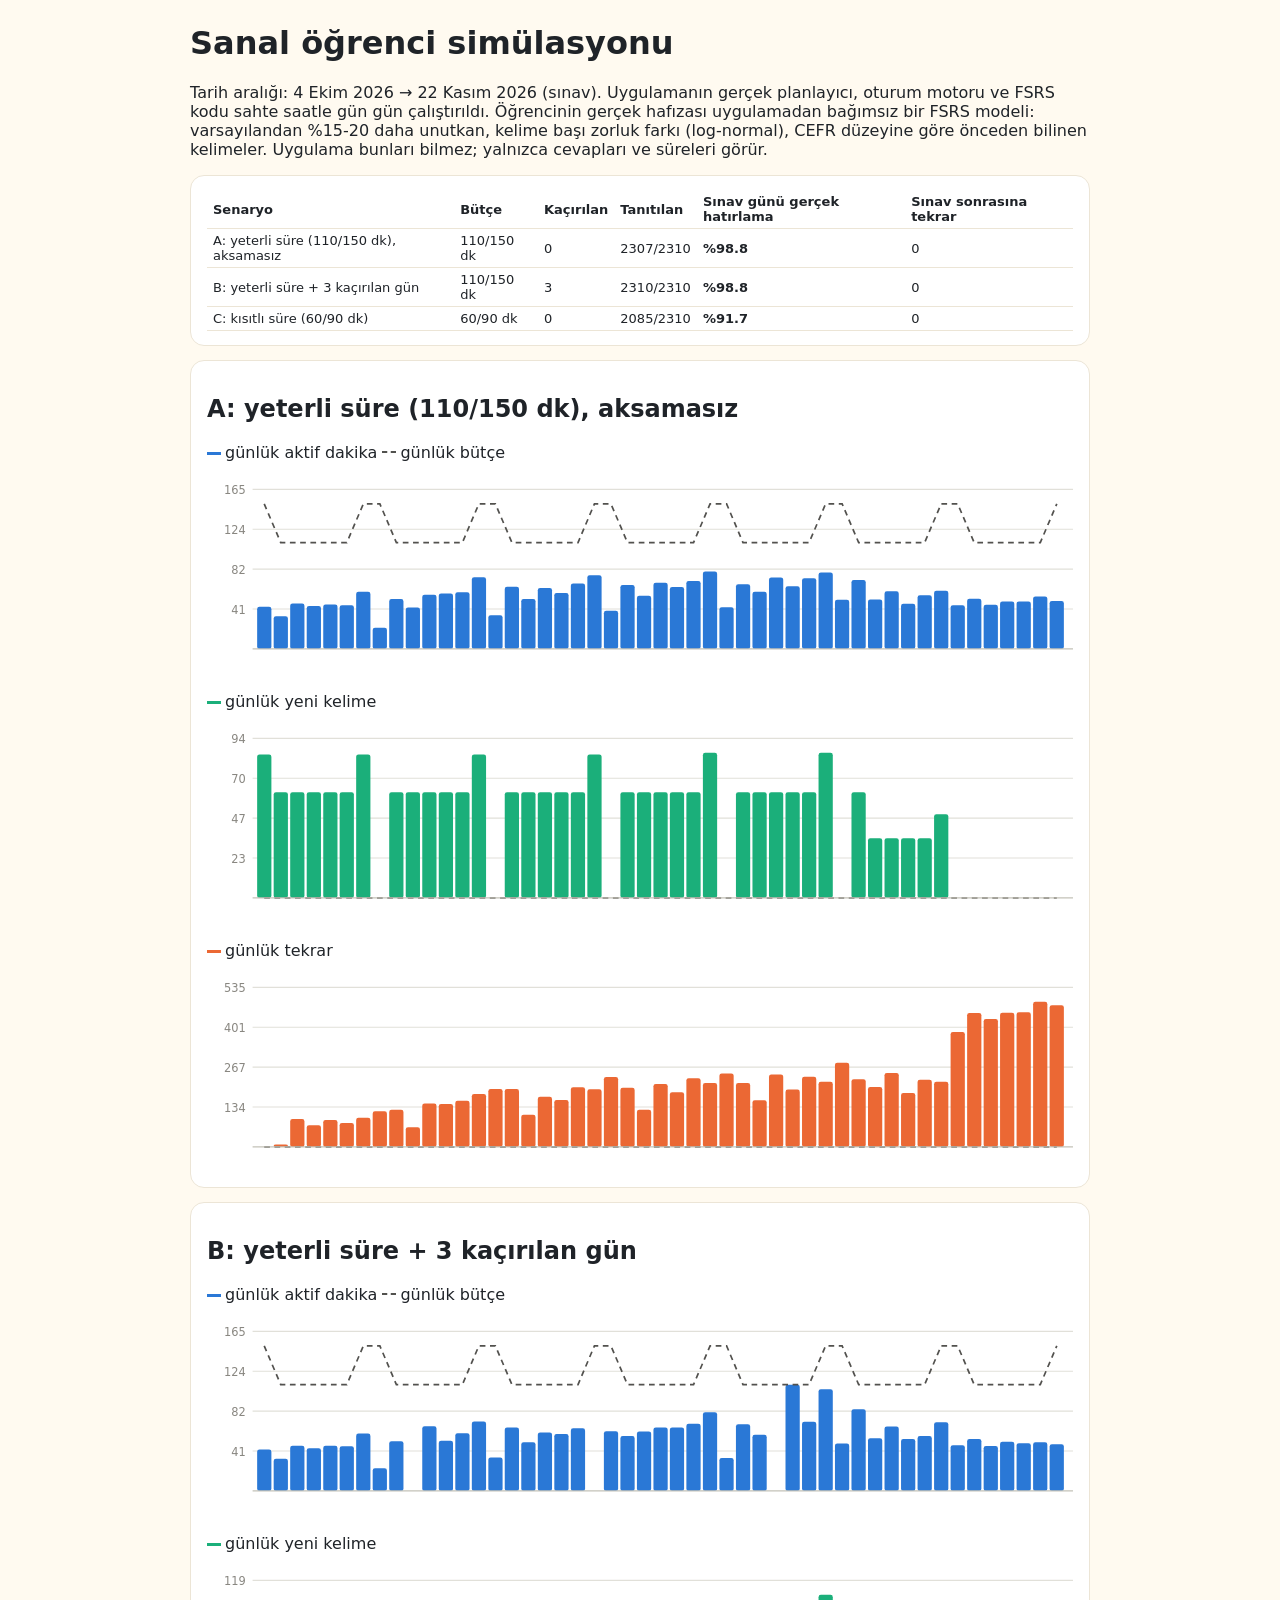
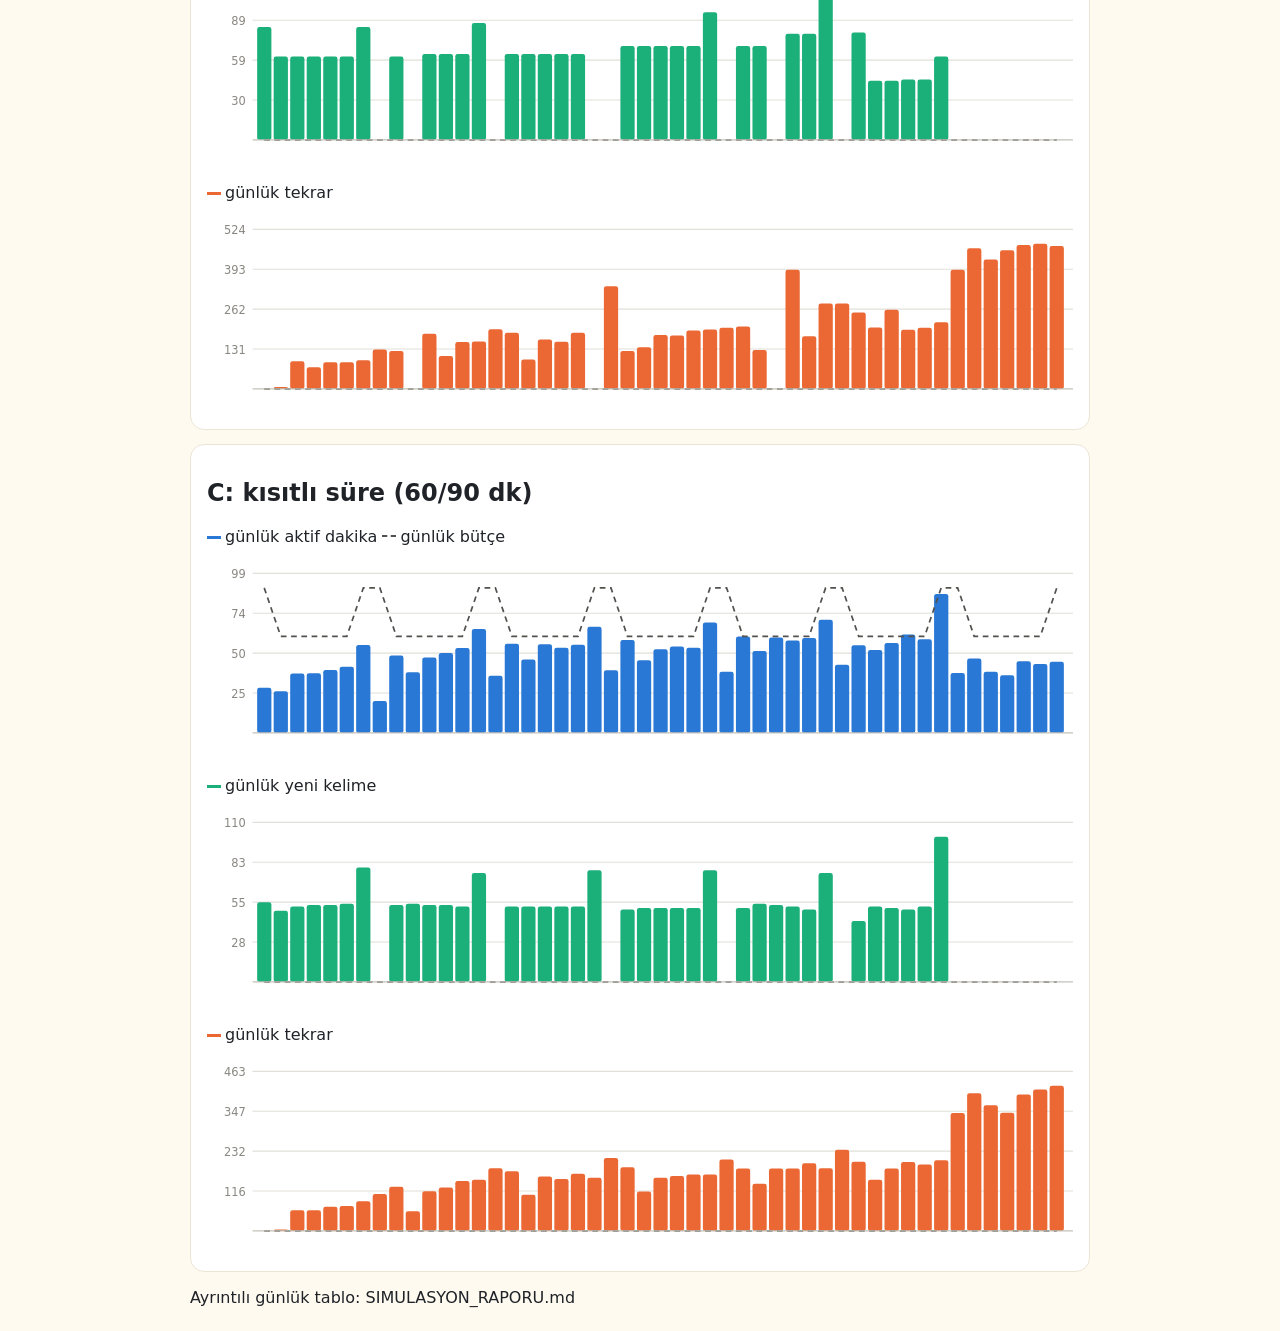
<file: SIMULASYON_RAPORU.html>
<!doctype html><html lang="tr"><head><meta charset="utf-8"><title>Simülasyon raporu</title><meta name="viewport" content="width=device-width, initial-scale=1"><style>body{font-family:system-ui,Segoe UI,sans-serif;max-width:900px;margin:24px auto;padding:0 16px;color:#1f2328;background:#fffaf0}h1,h2{font-weight:800} .card{background:#fff;border:1px solid #ece5d6;border-radius:14px;padding:14px 16px;margin:14px 0}table{border-collapse:collapse;width:100%;font-size:13px} td,th{border-bottom:1px solid #ece5d6;padding:4px 6px;text-align:left}.k{display:inline-block;width:14px;height:3px;vertical-align:middle;margin-right:4px}</style></head><body><h1>Sanal öğrenci simülasyonu</h1><p>Tarih aralığı: 4 Ekim 2026 → 22 Kasım 2026 (sınav). Uygulamanın gerçek planlayıcı, oturum motoru ve FSRS kodu sahte saatle gün gün çalıştırıldı. Öğrencinin gerçek hafızası uygulamadan bağımsız bir FSRS modeli: varsayılandan %15-20 daha unutkan, kelime başı zorluk farkı (log-normal), CEFR düzeyine göre önceden bilinen kelimeler. Uygulama bunları bilmez; yalnızca cevapları ve süreleri görür.</p><div class='card'><table><tr><th>Senaryo</th><th>Bütçe</th><th>Kaçırılan</th><th>Tanıtılan</th><th>Sınav günü gerçek hatırlama</th><th>Sınav sonrasına tekrar</th></tr><tr><td>A: yeterli süre (110/150 dk), aksamasız</td><td>110/150 dk</td><td>0</td><td>2307/2310</td><td><b>%98.8</b></td><td>0</td></tr><tr><td>B: yeterli süre + 3 kaçırılan gün</td><td>110/150 dk</td><td>3</td><td>2310/2310</td><td><b>%98.8</b></td><td>0</td></tr><tr><td>C: kısıtlı süre (60/90 dk)</td><td>60/90 dk</td><td>0</td><td>2085/2310</td><td><b>%91.7</b></td><td>0</td></tr></table></div><div class='card'><h2>A: yeterli süre (110/150 dk), aksamasız</h2><p><span class='k' style='background:#2a78d6'></span>günlük aktif dakika <span class='k' style='border-top:2px dashed #52514e'></span>günlük bütçe</p><svg viewBox="0 0 760 170" width="100%" role="img" aria-label="günlük dakika"><line x1="40" x2="760" y1="115.0" y2="115.0" stroke="#e1e0d9"/><text x="34" y="119.0" font-size="10" text-anchor="end" fill="#898781">41</text><line x1="40" x2="760" y1="80.0" y2="80.0" stroke="#e1e0d9"/><text x="34" y="84.0" font-size="10" text-anchor="end" fill="#898781">82</text><line x1="40" x2="760" y1="45.0" y2="45.0" stroke="#e1e0d9"/><text x="34" y="49.0" font-size="10" text-anchor="end" fill="#898781">124</text><line x1="40" x2="760" y1="10.0" y2="10.0" stroke="#e1e0d9"/><text x="34" y="14.0" font-size="10" text-anchor="end" fill="#898781">165</text><rect x="44.0" y="113.1" width="12.5" height="36.9" rx="2" fill="#2a78d6"><title>gün 1: 43.5</title></rect><rect x="58.5" y="121.3" width="12.5" height="28.7" rx="2" fill="#2a78d6"><title>gün 2: 33.8</title></rect><rect x="73.0" y="110.1" width="12.5" height="39.9" rx="2" fill="#2a78d6"><title>gün 3: 47.0</title></rect><rect x="87.5" y="112.3" width="12.5" height="37.7" rx="2" fill="#2a78d6"><title>gün 4: 44.4</title></rect><rect x="102.0" y="111.1" width="12.5" height="38.9" rx="2" fill="#2a78d6"><title>gün 5: 45.8</title></rect><rect x="116.4" y="111.6" width="12.5" height="38.4" rx="2" fill="#2a78d6"><title>gün 6: 45.2</title></rect><rect x="130.9" y="99.8" width="12.5" height="50.2" rx="2" fill="#2a78d6"><title>gün 7: 59.2</title></rect><rect x="145.4" y="131.4" width="12.5" height="18.6" rx="2" fill="#2a78d6"><title>gün 8: 21.9</title></rect><rect x="159.9" y="106.3" width="12.5" height="43.7" rx="2" fill="#2a78d6"><title>gün 9: 51.5</title></rect><rect x="174.4" y="113.7" width="12.5" height="36.3" rx="2" fill="#2a78d6"><title>gün 10: 42.8</title></rect><rect x="188.9" y="102.4" width="12.5" height="47.6" rx="2" fill="#2a78d6"><title>gün 11: 56.1</title></rect><rect x="203.4" y="101.3" width="12.5" height="48.7" rx="2" fill="#2a78d6"><title>gün 12: 57.4</title></rect><rect x="217.9" y="100.3" width="12.5" height="49.7" rx="2" fill="#2a78d6"><title>gün 13: 58.6</title></rect><rect x="232.4" y="87.0" width="12.5" height="63.0" rx="2" fill="#2a78d6"><title>gün 14: 74.3</title></rect><rect x="246.9" y="120.5" width="12.5" height="29.5" rx="2" fill="#2a78d6"><title>gün 15: 34.8</title></rect><rect x="261.3" y="95.5" width="12.5" height="54.5" rx="2" fill="#2a78d6"><title>gün 16: 64.2</title></rect><rect x="275.8" y="106.1" width="12.5" height="43.9" rx="2" fill="#2a78d6"><title>gün 17: 51.7</title></rect><rect x="290.3" y="96.6" width="12.5" height="53.4" rx="2" fill="#2a78d6"><title>gün 18: 62.9</title></rect><rect x="304.8" y="101.0" width="12.5" height="49.0" rx="2" fill="#2a78d6"><title>gün 19: 57.8</title></rect><rect x="319.3" y="92.6" width="12.5" height="57.4" rx="2" fill="#2a78d6"><title>gün 20: 67.6</title></rect><rect x="333.8" y="85.3" width="12.5" height="64.7" rx="2" fill="#2a78d6"><title>gün 21: 76.3</title></rect><rect x="348.3" y="116.6" width="12.5" height="33.4" rx="2" fill="#2a78d6"><title>gün 22: 39.4</title></rect><rect x="362.8" y="93.9" width="12.5" height="56.1" rx="2" fill="#2a78d6"><title>gün 23: 66.1</title></rect><rect x="377.3" y="103.4" width="12.5" height="46.6" rx="2" fill="#2a78d6"><title>gün 24: 54.9</title></rect><rect x="391.8" y="92.0" width="12.5" height="58.0" rx="2" fill="#2a78d6"><title>gün 25: 68.4</title></rect><rect x="406.2" y="95.7" width="12.5" height="54.3" rx="2" fill="#2a78d6"><title>gün 26: 64.0</title></rect><rect x="420.7" y="90.3" width="12.5" height="59.7" rx="2" fill="#2a78d6"><title>gün 27: 70.4</title></rect><rect x="435.2" y="82.0" width="12.5" height="68.0" rx="2" fill="#2a78d6"><title>gün 28: 80.2</title></rect><rect x="449.7" y="113.4" width="12.5" height="36.6" rx="2" fill="#2a78d6"><title>gün 29: 43.1</title></rect><rect x="464.2" y="93.3" width="12.5" height="56.7" rx="2" fill="#2a78d6"><title>gün 30: 66.8</title></rect><rect x="478.7" y="99.8" width="12.5" height="50.2" rx="2" fill="#2a78d6"><title>gün 31: 59.2</title></rect><rect x="493.2" y="87.4" width="12.5" height="62.6" rx="2" fill="#2a78d6"><title>gün 32: 73.8</title></rect><rect x="507.7" y="94.9" width="12.5" height="55.1" rx="2" fill="#2a78d6"><title>gün 33: 64.9</title></rect><rect x="522.2" y="87.9" width="12.5" height="62.1" rx="2" fill="#2a78d6"><title>gün 34: 73.2</title></rect><rect x="536.7" y="83.0" width="12.5" height="67.0" rx="2" fill="#2a78d6"><title>gün 35: 79.0</title></rect><rect x="551.1" y="106.8" width="12.5" height="43.2" rx="2" fill="#2a78d6"><title>gün 36: 50.9</title></rect><rect x="565.6" y="89.5" width="12.5" height="60.5" rx="2" fill="#2a78d6"><title>gün 37: 71.3</title></rect><rect x="580.1" y="106.6" width="12.5" height="43.4" rx="2" fill="#2a78d6"><title>gün 38: 51.1</title></rect><rect x="594.6" y="99.5" width="12.5" height="50.5" rx="2" fill="#2a78d6"><title>gün 39: 59.5</title></rect><rect x="609.1" y="110.3" width="12.5" height="39.7" rx="2" fill="#2a78d6"><title>gün 40: 46.8</title></rect><rect x="623.6" y="102.9" width="12.5" height="47.1" rx="2" fill="#2a78d6"><title>gün 41: 55.5</title></rect><rect x="638.1" y="98.9" width="12.5" height="51.1" rx="2" fill="#2a78d6"><title>gün 42: 60.2</title></rect><rect x="652.6" y="111.6" width="12.5" height="38.4" rx="2" fill="#2a78d6"><title>gün 43: 45.2</title></rect><rect x="667.1" y="106.0" width="12.5" height="44.0" rx="2" fill="#2a78d6"><title>gün 44: 51.9</title></rect><rect x="681.6" y="111.2" width="12.5" height="38.8" rx="2" fill="#2a78d6"><title>gün 45: 45.7</title></rect><rect x="696.0" y="108.3" width="12.5" height="41.7" rx="2" fill="#2a78d6"><title>gün 46: 49.1</title></rect><rect x="710.5" y="108.4" width="12.5" height="41.6" rx="2" fill="#2a78d6"><title>gün 47: 49.0</title></rect><rect x="725.0" y="104.0" width="12.5" height="46.0" rx="2" fill="#2a78d6"><title>gün 48: 54.2</title></rect><rect x="739.5" y="107.9" width="12.5" height="42.1" rx="2" fill="#2a78d6"><title>gün 49: 49.6</title></rect><polyline points="50.2,22.7 64.7,56.7 79.2,56.7 93.7,56.7 108.2,56.7 122.7,56.7 137.2,22.7 151.7,22.7 166.2,56.7 180.7,56.7 195.1,56.7 209.6,56.7 224.1,56.7 238.6,22.7 253.1,22.7 267.6,56.7 282.1,56.7 296.6,56.7 311.1,56.7 325.6,56.7 340.0,22.7 354.5,22.7 369.0,56.7 383.5,56.7 398.0,56.7 412.5,56.7 427.0,56.7 441.5,22.7 456.0,22.7 470.4,56.7 484.9,56.7 499.4,56.7 513.9,56.7 528.4,56.7 542.9,22.7 557.4,22.7 571.9,56.7 586.4,56.7 600.9,56.7 615.3,56.7 629.8,56.7 644.3,22.7 658.8,22.7 673.3,56.7 687.8,56.7 702.3,56.7 716.8,56.7 731.3,56.7 745.8,22.7" fill="none" stroke="#52514e" stroke-width="1.5" stroke-dasharray="5 4"/><line x1="40" x2="760" y1="150" y2="150" stroke="#c3c2b7"/></svg><p><span class='k' style='background:#1baf7a'></span>günlük yeni kelime</p><svg viewBox="0 0 760 170" width="100%" role="img" aria-label="yeni kelime"><line x1="40" x2="760" y1="115.0" y2="115.0" stroke="#e1e0d9"/><text x="34" y="119.0" font-size="10" text-anchor="end" fill="#898781">23</text><line x1="40" x2="760" y1="80.0" y2="80.0" stroke="#e1e0d9"/><text x="34" y="84.0" font-size="10" text-anchor="end" fill="#898781">47</text><line x1="40" x2="760" y1="45.0" y2="45.0" stroke="#e1e0d9"/><text x="34" y="49.0" font-size="10" text-anchor="end" fill="#898781">70</text><line x1="40" x2="760" y1="10.0" y2="10.0" stroke="#e1e0d9"/><text x="34" y="14.0" font-size="10" text-anchor="end" fill="#898781">94</text><rect x="44.0" y="24.2" width="12.5" height="125.8" rx="2" fill="#1baf7a"><title>gün 1: 84</title></rect><rect x="58.5" y="57.2" width="12.5" height="92.8" rx="2" fill="#1baf7a"><title>gün 2: 62</title></rect><rect x="73.0" y="57.2" width="12.5" height="92.8" rx="2" fill="#1baf7a"><title>gün 3: 62</title></rect><rect x="87.5" y="57.2" width="12.5" height="92.8" rx="2" fill="#1baf7a"><title>gün 4: 62</title></rect><rect x="102.0" y="57.2" width="12.5" height="92.8" rx="2" fill="#1baf7a"><title>gün 5: 62</title></rect><rect x="116.4" y="57.2" width="12.5" height="92.8" rx="2" fill="#1baf7a"><title>gün 6: 62</title></rect><rect x="130.9" y="24.2" width="12.5" height="125.8" rx="2" fill="#1baf7a"><title>gün 7: 84</title></rect><rect x="145.4" y="150.0" width="12.5" height="0.0" rx="2" fill="#1baf7a"><title>gün 8: 0</title></rect><rect x="159.9" y="57.2" width="12.5" height="92.8" rx="2" fill="#1baf7a"><title>gün 9: 62</title></rect><rect x="174.4" y="57.2" width="12.5" height="92.8" rx="2" fill="#1baf7a"><title>gün 10: 62</title></rect><rect x="188.9" y="57.2" width="12.5" height="92.8" rx="2" fill="#1baf7a"><title>gün 11: 62</title></rect><rect x="203.4" y="57.2" width="12.5" height="92.8" rx="2" fill="#1baf7a"><title>gün 12: 62</title></rect><rect x="217.9" y="57.2" width="12.5" height="92.8" rx="2" fill="#1baf7a"><title>gün 13: 62</title></rect><rect x="232.4" y="24.2" width="12.5" height="125.8" rx="2" fill="#1baf7a"><title>gün 14: 84</title></rect><rect x="246.9" y="150.0" width="12.5" height="0.0" rx="2" fill="#1baf7a"><title>gün 15: 0</title></rect><rect x="261.3" y="57.2" width="12.5" height="92.8" rx="2" fill="#1baf7a"><title>gün 16: 62</title></rect><rect x="275.8" y="57.2" width="12.5" height="92.8" rx="2" fill="#1baf7a"><title>gün 17: 62</title></rect><rect x="290.3" y="57.2" width="12.5" height="92.8" rx="2" fill="#1baf7a"><title>gün 18: 62</title></rect><rect x="304.8" y="57.2" width="12.5" height="92.8" rx="2" fill="#1baf7a"><title>gün 19: 62</title></rect><rect x="319.3" y="57.2" width="12.5" height="92.8" rx="2" fill="#1baf7a"><title>gün 20: 62</title></rect><rect x="333.8" y="24.2" width="12.5" height="125.8" rx="2" fill="#1baf7a"><title>gün 21: 84</title></rect><rect x="348.3" y="150.0" width="12.5" height="0.0" rx="2" fill="#1baf7a"><title>gün 22: 0</title></rect><rect x="362.8" y="57.2" width="12.5" height="92.8" rx="2" fill="#1baf7a"><title>gün 23: 62</title></rect><rect x="377.3" y="57.2" width="12.5" height="92.8" rx="2" fill="#1baf7a"><title>gün 24: 62</title></rect><rect x="391.8" y="57.2" width="12.5" height="92.8" rx="2" fill="#1baf7a"><title>gün 25: 62</title></rect><rect x="406.2" y="57.2" width="12.5" height="92.8" rx="2" fill="#1baf7a"><title>gün 26: 62</title></rect><rect x="420.7" y="57.2" width="12.5" height="92.8" rx="2" fill="#1baf7a"><title>gün 27: 62</title></rect><rect x="435.2" y="22.7" width="12.5" height="127.3" rx="2" fill="#1baf7a"><title>gün 28: 85</title></rect><rect x="449.7" y="150.0" width="12.5" height="0.0" rx="2" fill="#1baf7a"><title>gün 29: 0</title></rect><rect x="464.2" y="57.2" width="12.5" height="92.8" rx="2" fill="#1baf7a"><title>gün 30: 62</title></rect><rect x="478.7" y="57.2" width="12.5" height="92.8" rx="2" fill="#1baf7a"><title>gün 31: 62</title></rect><rect x="493.2" y="57.2" width="12.5" height="92.8" rx="2" fill="#1baf7a"><title>gün 32: 62</title></rect><rect x="507.7" y="57.2" width="12.5" height="92.8" rx="2" fill="#1baf7a"><title>gün 33: 62</title></rect><rect x="522.2" y="57.2" width="12.5" height="92.8" rx="2" fill="#1baf7a"><title>gün 34: 62</title></rect><rect x="536.7" y="22.7" width="12.5" height="127.3" rx="2" fill="#1baf7a"><title>gün 35: 85</title></rect><rect x="551.1" y="150.0" width="12.5" height="0.0" rx="2" fill="#1baf7a"><title>gün 36: 0</title></rect><rect x="565.6" y="57.2" width="12.5" height="92.8" rx="2" fill="#1baf7a"><title>gün 37: 62</title></rect><rect x="580.1" y="97.6" width="12.5" height="52.4" rx="2" fill="#1baf7a"><title>gün 38: 35</title></rect><rect x="594.6" y="97.6" width="12.5" height="52.4" rx="2" fill="#1baf7a"><title>gün 39: 35</title></rect><rect x="609.1" y="97.6" width="12.5" height="52.4" rx="2" fill="#1baf7a"><title>gün 40: 35</title></rect><rect x="623.6" y="97.6" width="12.5" height="52.4" rx="2" fill="#1baf7a"><title>gün 41: 35</title></rect><rect x="638.1" y="76.6" width="12.5" height="73.4" rx="2" fill="#1baf7a"><title>gün 42: 49</title></rect><rect x="652.6" y="150.0" width="12.5" height="0.0" rx="2" fill="#1baf7a"><title>gün 43: 0</title></rect><rect x="667.1" y="150.0" width="12.5" height="0.0" rx="2" fill="#1baf7a"><title>gün 44: 0</title></rect><rect x="681.6" y="150.0" width="12.5" height="0.0" rx="2" fill="#1baf7a"><title>gün 45: 0</title></rect><rect x="696.0" y="150.0" width="12.5" height="0.0" rx="2" fill="#1baf7a"><title>gün 46: 0</title></rect><rect x="710.5" y="150.0" width="12.5" height="0.0" rx="2" fill="#1baf7a"><title>gün 47: 0</title></rect><rect x="725.0" y="150.0" width="12.5" height="0.0" rx="2" fill="#1baf7a"><title>gün 48: 0</title></rect><rect x="739.5" y="150.0" width="12.5" height="0.0" rx="2" fill="#1baf7a"><title>gün 49: 0</title></rect><polyline points="50.2,150.0 64.7,150.0 79.2,150.0 93.7,150.0 108.2,150.0 122.7,150.0 137.2,150.0 151.7,150.0 166.2,150.0 180.7,150.0 195.1,150.0 209.6,150.0 224.1,150.0 238.6,150.0 253.1,150.0 267.6,150.0 282.1,150.0 296.6,150.0 311.1,150.0 325.6,150.0 340.0,150.0 354.5,150.0 369.0,150.0 383.5,150.0 398.0,150.0 412.5,150.0 427.0,150.0 441.5,150.0 456.0,150.0 470.4,150.0 484.9,150.0 499.4,150.0 513.9,150.0 528.4,150.0 542.9,150.0 557.4,150.0 571.9,150.0 586.4,150.0 600.9,150.0 615.3,150.0 629.8,150.0 644.3,150.0 658.8,150.0 673.3,150.0 687.8,150.0 702.3,150.0 716.8,150.0 731.3,150.0 745.8,150.0" fill="none" stroke="#52514e" stroke-width="1.5" stroke-dasharray="5 4"/><line x1="40" x2="760" y1="150" y2="150" stroke="#c3c2b7"/></svg><p><span class='k' style='background:#eb6834'></span>günlük tekrar</p><svg viewBox="0 0 760 170" width="100%" role="img" aria-label="tekrar"><line x1="40" x2="760" y1="115.0" y2="115.0" stroke="#e1e0d9"/><text x="34" y="119.0" font-size="10" text-anchor="end" fill="#898781">134</text><line x1="40" x2="760" y1="80.0" y2="80.0" stroke="#e1e0d9"/><text x="34" y="84.0" font-size="10" text-anchor="end" fill="#898781">267</text><line x1="40" x2="760" y1="45.0" y2="45.0" stroke="#e1e0d9"/><text x="34" y="49.0" font-size="10" text-anchor="end" fill="#898781">401</text><line x1="40" x2="760" y1="10.0" y2="10.0" stroke="#e1e0d9"/><text x="34" y="14.0" font-size="10" text-anchor="end" fill="#898781">535</text><rect x="44.0" y="150.0" width="12.5" height="0.0" rx="2" fill="#eb6834"><title>gün 1: 0</title></rect><rect x="58.5" y="147.9" width="12.5" height="2.1" rx="2" fill="#eb6834"><title>gün 2: 8</title></rect><rect x="73.0" y="125.6" width="12.5" height="24.4" rx="2" fill="#eb6834"><title>gün 3: 93</title></rect><rect x="87.5" y="130.9" width="12.5" height="19.1" rx="2" fill="#eb6834"><title>gün 4: 73</title></rect><rect x="102.0" y="126.4" width="12.5" height="23.6" rx="2" fill="#eb6834"><title>gün 5: 90</title></rect><rect x="116.4" y="129.0" width="12.5" height="21.0" rx="2" fill="#eb6834"><title>gün 6: 80</title></rect><rect x="130.9" y="124.3" width="12.5" height="25.7" rx="2" fill="#eb6834"><title>gün 7: 98</title></rect><rect x="145.4" y="118.8" width="12.5" height="31.2" rx="2" fill="#eb6834"><title>gün 8: 119</title></rect><rect x="159.9" y="117.3" width="12.5" height="32.7" rx="2" fill="#eb6834"><title>gün 9: 125</title></rect><rect x="174.4" y="132.7" width="12.5" height="17.3" rx="2" fill="#eb6834"><title>gün 10: 66</title></rect><rect x="188.9" y="111.8" width="12.5" height="38.2" rx="2" fill="#eb6834"><title>gün 11: 146</title></rect><rect x="203.4" y="112.3" width="12.5" height="37.7" rx="2" fill="#eb6834"><title>gün 12: 144</title></rect><rect x="217.9" y="109.4" width="12.5" height="40.6" rx="2" fill="#eb6834"><title>gün 13: 155</title></rect><rect x="232.4" y="103.6" width="12.5" height="46.4" rx="2" fill="#eb6834"><title>gün 14: 177</title></rect><rect x="246.9" y="99.2" width="12.5" height="50.8" rx="2" fill="#eb6834"><title>gün 15: 194</title></rect><rect x="261.3" y="99.2" width="12.5" height="50.8" rx="2" fill="#eb6834"><title>gün 16: 194</title></rect><rect x="275.8" y="121.7" width="12.5" height="28.3" rx="2" fill="#eb6834"><title>gün 17: 108</title></rect><rect x="290.3" y="106.0" width="12.5" height="44.0" rx="2" fill="#eb6834"><title>gün 18: 168</title></rect><rect x="304.8" y="108.9" width="12.5" height="41.1" rx="2" fill="#eb6834"><title>gün 19: 157</title></rect><rect x="319.3" y="97.6" width="12.5" height="52.4" rx="2" fill="#eb6834"><title>gün 20: 200</title></rect><rect x="333.8" y="99.5" width="12.5" height="50.5" rx="2" fill="#eb6834"><title>gün 21: 193</title></rect><rect x="348.3" y="88.7" width="12.5" height="61.3" rx="2" fill="#eb6834"><title>gün 22: 234</title></rect><rect x="362.8" y="98.1" width="12.5" height="51.9" rx="2" fill="#eb6834"><title>gün 23: 198</title></rect><rect x="377.3" y="117.3" width="12.5" height="32.7" rx="2" fill="#eb6834"><title>gün 24: 125</title></rect><rect x="391.8" y="94.7" width="12.5" height="55.3" rx="2" fill="#eb6834"><title>gün 25: 211</title></rect><rect x="406.2" y="102.1" width="12.5" height="47.9" rx="2" fill="#eb6834"><title>gün 26: 183</title></rect><rect x="420.7" y="89.8" width="12.5" height="60.2" rx="2" fill="#eb6834"><title>gün 27: 230</title></rect><rect x="435.2" y="94.0" width="12.5" height="56.0" rx="2" fill="#eb6834"><title>gün 28: 214</title></rect><rect x="449.7" y="85.6" width="12.5" height="64.4" rx="2" fill="#eb6834"><title>gün 29: 246</title></rect><rect x="464.2" y="94.0" width="12.5" height="56.0" rx="2" fill="#eb6834"><title>gün 30: 214</title></rect><rect x="478.7" y="109.1" width="12.5" height="40.9" rx="2" fill="#eb6834"><title>gün 31: 156</title></rect><rect x="493.2" y="86.4" width="12.5" height="63.6" rx="2" fill="#eb6834"><title>gün 32: 243</title></rect><rect x="507.7" y="99.7" width="12.5" height="50.3" rx="2" fill="#eb6834"><title>gün 33: 192</title></rect><rect x="522.2" y="88.5" width="12.5" height="61.5" rx="2" fill="#eb6834"><title>gün 34: 235</title></rect><rect x="536.7" y="92.9" width="12.5" height="57.1" rx="2" fill="#eb6834"><title>gün 35: 218</title></rect><rect x="551.1" y="76.2" width="12.5" height="73.8" rx="2" fill="#eb6834"><title>gün 36: 282</title></rect><rect x="565.6" y="90.6" width="12.5" height="59.4" rx="2" fill="#eb6834"><title>gün 37: 227</title></rect><rect x="580.1" y="97.4" width="12.5" height="52.6" rx="2" fill="#eb6834"><title>gün 38: 201</title></rect><rect x="594.6" y="85.1" width="12.5" height="64.9" rx="2" fill="#eb6834"><title>gün 39: 248</title></rect><rect x="609.1" y="102.6" width="12.5" height="47.4" rx="2" fill="#eb6834"><title>gün 40: 181</title></rect><rect x="623.6" y="91.1" width="12.5" height="58.9" rx="2" fill="#eb6834"><title>gün 41: 225</title></rect><rect x="638.1" y="92.9" width="12.5" height="57.1" rx="2" fill="#eb6834"><title>gün 42: 218</title></rect><rect x="652.6" y="49.2" width="12.5" height="100.8" rx="2" fill="#eb6834"><title>gün 43: 385</title></rect><rect x="667.1" y="32.4" width="12.5" height="117.6" rx="2" fill="#eb6834"><title>gün 44: 449</title></rect><rect x="681.6" y="37.7" width="12.5" height="112.3" rx="2" fill="#eb6834"><title>gün 45: 429</title></rect><rect x="696.0" y="32.2" width="12.5" height="117.8" rx="2" fill="#eb6834"><title>gün 46: 450</title></rect><rect x="710.5" y="31.9" width="12.5" height="118.1" rx="2" fill="#eb6834"><title>gün 47: 451</title></rect><rect x="725.0" y="22.7" width="12.5" height="127.3" rx="2" fill="#eb6834"><title>gün 48: 486</title></rect><rect x="739.5" y="25.6" width="12.5" height="124.4" rx="2" fill="#eb6834"><title>gün 49: 475</title></rect><polyline points="50.2,150.0 64.7,150.0 79.2,150.0 93.7,150.0 108.2,150.0 122.7,150.0 137.2,150.0 151.7,150.0 166.2,150.0 180.7,150.0 195.1,150.0 209.6,150.0 224.1,150.0 238.6,150.0 253.1,150.0 267.6,150.0 282.1,150.0 296.6,150.0 311.1,150.0 325.6,150.0 340.0,150.0 354.5,150.0 369.0,150.0 383.5,150.0 398.0,150.0 412.5,150.0 427.0,150.0 441.5,150.0 456.0,150.0 470.4,150.0 484.9,150.0 499.4,150.0 513.9,150.0 528.4,150.0 542.9,150.0 557.4,150.0 571.9,150.0 586.4,150.0 600.9,150.0 615.3,150.0 629.8,150.0 644.3,150.0 658.8,150.0 673.3,150.0 687.8,150.0 702.3,150.0 716.8,150.0 731.3,150.0 745.8,150.0" fill="none" stroke="#52514e" stroke-width="1.5" stroke-dasharray="5 4"/><line x1="40" x2="760" y1="150" y2="150" stroke="#c3c2b7"/></svg></div><div class='card'><h2>B: yeterli süre + 3 kaçırılan gün</h2><p><span class='k' style='background:#2a78d6'></span>günlük aktif dakika <span class='k' style='border-top:2px dashed #52514e'></span>günlük bütçe</p><svg viewBox="0 0 760 170" width="100%" role="img" aria-label="günlük dakika"><line x1="40" x2="760" y1="115.0" y2="115.0" stroke="#e1e0d9"/><text x="34" y="119.0" font-size="10" text-anchor="end" fill="#898781">41</text><line x1="40" x2="760" y1="80.0" y2="80.0" stroke="#e1e0d9"/><text x="34" y="84.0" font-size="10" text-anchor="end" fill="#898781">82</text><line x1="40" x2="760" y1="45.0" y2="45.0" stroke="#e1e0d9"/><text x="34" y="49.0" font-size="10" text-anchor="end" fill="#898781">124</text><line x1="40" x2="760" y1="10.0" y2="10.0" stroke="#e1e0d9"/><text x="34" y="14.0" font-size="10" text-anchor="end" fill="#898781">165</text><rect x="44.0" y="113.6" width="12.5" height="36.4" rx="2" fill="#2a78d6"><title>gün 1: 42.9</title></rect><rect x="58.5" y="121.7" width="12.5" height="28.3" rx="2" fill="#2a78d6"><title>gün 2: 33.3</title></rect><rect x="73.0" y="110.3" width="12.5" height="39.7" rx="2" fill="#2a78d6"><title>gün 3: 46.8</title></rect><rect x="87.5" y="112.5" width="12.5" height="37.5" rx="2" fill="#2a78d6"><title>gün 4: 44.2</title></rect><rect x="102.0" y="110.4" width="12.5" height="39.6" rx="2" fill="#2a78d6"><title>gün 5: 46.7</title></rect><rect x="116.4" y="110.8" width="12.5" height="39.2" rx="2" fill="#2a78d6"><title>gün 6: 46.2</title></rect><rect x="130.9" y="99.7" width="12.5" height="50.3" rx="2" fill="#2a78d6"><title>gün 7: 59.3</title></rect><rect x="145.4" y="130.1" width="12.5" height="19.9" rx="2" fill="#2a78d6"><title>gün 8: 23.5</title></rect><rect x="159.9" y="106.4" width="12.5" height="43.6" rx="2" fill="#2a78d6"><title>gün 9: 51.4</title></rect><rect x="174.4" y="150.0" width="12.5" height="0.0" rx="2" fill="#2a78d6"><title>gün 10: 0.0</title></rect><rect x="188.9" y="93.3" width="12.5" height="56.7" rx="2" fill="#2a78d6"><title>gün 11: 66.8</title></rect><rect x="203.4" y="106.0" width="12.5" height="44.0" rx="2" fill="#2a78d6"><title>gün 12: 51.8</title></rect><rect x="217.9" y="99.3" width="12.5" height="50.7" rx="2" fill="#2a78d6"><title>gün 13: 59.7</title></rect><rect x="232.4" y="89.1" width="12.5" height="60.9" rx="2" fill="#2a78d6"><title>gün 14: 71.8</title></rect><rect x="246.9" y="120.7" width="12.5" height="29.3" rx="2" fill="#2a78d6"><title>gün 15: 34.5</title></rect><rect x="261.3" y="94.4" width="12.5" height="55.6" rx="2" fill="#2a78d6"><title>gün 16: 65.5</title></rect><rect x="275.8" y="107.2" width="12.5" height="42.8" rx="2" fill="#2a78d6"><title>gün 17: 50.5</title></rect><rect x="290.3" y="98.7" width="12.5" height="51.3" rx="2" fill="#2a78d6"><title>gün 18: 60.5</title></rect><rect x="304.8" y="100.0" width="12.5" height="50.0" rx="2" fill="#2a78d6"><title>gün 19: 58.9</title></rect><rect x="319.3" y="95.1" width="12.5" height="54.9" rx="2" fill="#2a78d6"><title>gün 20: 64.7</title></rect><rect x="333.8" y="150.0" width="12.5" height="0.0" rx="2" fill="#2a78d6"><title>gün 21: 0.0</title></rect><rect x="348.3" y="97.6" width="12.5" height="52.4" rx="2" fill="#2a78d6"><title>gün 22: 61.7</title></rect><rect x="362.8" y="101.9" width="12.5" height="48.1" rx="2" fill="#2a78d6"><title>gün 23: 56.7</title></rect><rect x="377.3" y="97.8" width="12.5" height="52.2" rx="2" fill="#2a78d6"><title>gün 24: 61.5</title></rect><rect x="391.8" y="94.3" width="12.5" height="55.7" rx="2" fill="#2a78d6"><title>gün 25: 65.6</title></rect><rect x="406.2" y="94.3" width="12.5" height="55.7" rx="2" fill="#2a78d6"><title>gün 26: 65.6</title></rect><rect x="420.7" y="91.1" width="12.5" height="58.9" rx="2" fill="#2a78d6"><title>gün 27: 69.4</title></rect><rect x="435.2" y="80.9" width="12.5" height="69.1" rx="2" fill="#2a78d6"><title>gün 28: 81.4</title></rect><rect x="449.7" y="121.1" width="12.5" height="28.9" rx="2" fill="#2a78d6"><title>gün 29: 34.1</title></rect><rect x="464.2" y="91.5" width="12.5" height="58.5" rx="2" fill="#2a78d6"><title>gün 30: 68.9</title></rect><rect x="478.7" y="100.8" width="12.5" height="49.2" rx="2" fill="#2a78d6"><title>gün 31: 58.0</title></rect><rect x="493.2" y="150.0" width="12.5" height="0.0" rx="2" fill="#2a78d6"><title>gün 32: 0.0</title></rect><rect x="507.7" y="56.8" width="12.5" height="93.2" rx="2" fill="#2a78d6"><title>gün 33: 109.8</title></rect><rect x="522.2" y="89.2" width="12.5" height="60.8" rx="2" fill="#2a78d6"><title>gün 34: 71.7</title></rect><rect x="536.7" y="60.7" width="12.5" height="89.3" rx="2" fill="#2a78d6"><title>gün 35: 105.3</title></rect><rect x="551.1" y="108.4" width="12.5" height="41.6" rx="2" fill="#2a78d6"><title>gün 36: 49.0</title></rect><rect x="565.6" y="78.3" width="12.5" height="71.7" rx="2" fill="#2a78d6"><title>gün 37: 84.5</title></rect><rect x="580.1" y="103.7" width="12.5" height="46.3" rx="2" fill="#2a78d6"><title>gün 38: 54.6</title></rect><rect x="594.6" y="93.4" width="12.5" height="56.6" rx="2" fill="#2a78d6"><title>gün 39: 66.7</title></rect><rect x="609.1" y="104.4" width="12.5" height="45.6" rx="2" fill="#2a78d6"><title>gün 40: 53.8</title></rect><rect x="623.6" y="101.9" width="12.5" height="48.1" rx="2" fill="#2a78d6"><title>gün 41: 56.7</title></rect><rect x="638.1" y="89.8" width="12.5" height="60.2" rx="2" fill="#2a78d6"><title>gün 42: 71.0</title></rect><rect x="652.6" y="109.9" width="12.5" height="40.1" rx="2" fill="#2a78d6"><title>gün 43: 47.3</title></rect><rect x="667.1" y="104.4" width="12.5" height="45.6" rx="2" fill="#2a78d6"><title>gün 44: 53.8</title></rect><rect x="681.6" y="110.6" width="12.5" height="39.4" rx="2" fill="#2a78d6"><title>gün 45: 46.4</title></rect><rect x="696.0" y="106.9" width="12.5" height="43.1" rx="2" fill="#2a78d6"><title>gün 46: 50.8</title></rect><rect x="710.5" y="108.1" width="12.5" height="41.9" rx="2" fill="#2a78d6"><title>gün 47: 49.4</title></rect><rect x="725.0" y="107.4" width="12.5" height="42.6" rx="2" fill="#2a78d6"><title>gün 48: 50.2</title></rect><rect x="739.5" y="109.0" width="12.5" height="41.0" rx="2" fill="#2a78d6"><title>gün 49: 48.3</title></rect><polyline points="50.2,22.7 64.7,56.7 79.2,56.7 93.7,56.7 108.2,56.7 122.7,56.7 137.2,22.7 151.7,22.7 166.2,56.7 180.7,56.7 195.1,56.7 209.6,56.7 224.1,56.7 238.6,22.7 253.1,22.7 267.6,56.7 282.1,56.7 296.6,56.7 311.1,56.7 325.6,56.7 340.0,22.7 354.5,22.7 369.0,56.7 383.5,56.7 398.0,56.7 412.5,56.7 427.0,56.7 441.5,22.7 456.0,22.7 470.4,56.7 484.9,56.7 499.4,56.7 513.9,56.7 528.4,56.7 542.9,22.7 557.4,22.7 571.9,56.7 586.4,56.7 600.9,56.7 615.3,56.7 629.8,56.7 644.3,22.7 658.8,22.7 673.3,56.7 687.8,56.7 702.3,56.7 716.8,56.7 731.3,56.7 745.8,22.7" fill="none" stroke="#52514e" stroke-width="1.5" stroke-dasharray="5 4"/><line x1="40" x2="760" y1="150" y2="150" stroke="#c3c2b7"/></svg><p><span class='k' style='background:#1baf7a'></span>günlük yeni kelime</p><svg viewBox="0 0 760 170" width="100%" role="img" aria-label="yeni kelime"><line x1="40" x2="760" y1="115.0" y2="115.0" stroke="#e1e0d9"/><text x="34" y="119.0" font-size="10" text-anchor="end" fill="#898781">30</text><line x1="40" x2="760" y1="80.0" y2="80.0" stroke="#e1e0d9"/><text x="34" y="84.0" font-size="10" text-anchor="end" fill="#898781">59</text><line x1="40" x2="760" y1="45.0" y2="45.0" stroke="#e1e0d9"/><text x="34" y="49.0" font-size="10" text-anchor="end" fill="#898781">89</text><line x1="40" x2="760" y1="10.0" y2="10.0" stroke="#e1e0d9"/><text x="34" y="14.0" font-size="10" text-anchor="end" fill="#898781">119</text><rect x="44.0" y="51.0" width="12.5" height="99.0" rx="2" fill="#1baf7a"><title>gün 1: 84</title></rect><rect x="58.5" y="76.9" width="12.5" height="73.1" rx="2" fill="#1baf7a"><title>gün 2: 62</title></rect><rect x="73.0" y="76.9" width="12.5" height="73.1" rx="2" fill="#1baf7a"><title>gün 3: 62</title></rect><rect x="87.5" y="76.9" width="12.5" height="73.1" rx="2" fill="#1baf7a"><title>gün 4: 62</title></rect><rect x="102.0" y="76.9" width="12.5" height="73.1" rx="2" fill="#1baf7a"><title>gün 5: 62</title></rect><rect x="116.4" y="76.9" width="12.5" height="73.1" rx="2" fill="#1baf7a"><title>gün 6: 62</title></rect><rect x="130.9" y="51.0" width="12.5" height="99.0" rx="2" fill="#1baf7a"><title>gün 7: 84</title></rect><rect x="145.4" y="150.0" width="12.5" height="0.0" rx="2" fill="#1baf7a"><title>gün 8: 0</title></rect><rect x="159.9" y="76.9" width="12.5" height="73.1" rx="2" fill="#1baf7a"><title>gün 9: 62</title></rect><rect x="174.4" y="150.0" width="12.5" height="0.0" rx="2" fill="#1baf7a"><title>gün 10: 0</title></rect><rect x="188.9" y="74.6" width="12.5" height="75.4" rx="2" fill="#1baf7a"><title>gün 11: 64</title></rect><rect x="203.4" y="74.6" width="12.5" height="75.4" rx="2" fill="#1baf7a"><title>gün 12: 64</title></rect><rect x="217.9" y="74.6" width="12.5" height="75.4" rx="2" fill="#1baf7a"><title>gün 13: 64</title></rect><rect x="232.4" y="47.5" width="12.5" height="102.5" rx="2" fill="#1baf7a"><title>gün 14: 87</title></rect><rect x="246.9" y="150.0" width="12.5" height="0.0" rx="2" fill="#1baf7a"><title>gün 15: 0</title></rect><rect x="261.3" y="74.6" width="12.5" height="75.4" rx="2" fill="#1baf7a"><title>gün 16: 64</title></rect><rect x="275.8" y="74.6" width="12.5" height="75.4" rx="2" fill="#1baf7a"><title>gün 17: 64</title></rect><rect x="290.3" y="74.6" width="12.5" height="75.4" rx="2" fill="#1baf7a"><title>gün 18: 64</title></rect><rect x="304.8" y="74.6" width="12.5" height="75.4" rx="2" fill="#1baf7a"><title>gün 19: 64</title></rect><rect x="319.3" y="74.6" width="12.5" height="75.4" rx="2" fill="#1baf7a"><title>gün 20: 64</title></rect><rect x="333.8" y="150.0" width="12.5" height="0.0" rx="2" fill="#1baf7a"><title>gün 21: 0</title></rect><rect x="348.3" y="150.0" width="12.5" height="0.0" rx="2" fill="#1baf7a"><title>gün 22: 0</title></rect><rect x="362.8" y="67.5" width="12.5" height="82.5" rx="2" fill="#1baf7a"><title>gün 23: 70</title></rect><rect x="377.3" y="67.5" width="12.5" height="82.5" rx="2" fill="#1baf7a"><title>gün 24: 70</title></rect><rect x="391.8" y="67.5" width="12.5" height="82.5" rx="2" fill="#1baf7a"><title>gün 25: 70</title></rect><rect x="406.2" y="67.5" width="12.5" height="82.5" rx="2" fill="#1baf7a"><title>gün 26: 70</title></rect><rect x="420.7" y="67.5" width="12.5" height="82.5" rx="2" fill="#1baf7a"><title>gün 27: 70</title></rect><rect x="435.2" y="38.0" width="12.5" height="112.0" rx="2" fill="#1baf7a"><title>gün 28: 95</title></rect><rect x="449.7" y="150.0" width="12.5" height="0.0" rx="2" fill="#1baf7a"><title>gün 29: 0</title></rect><rect x="464.2" y="67.5" width="12.5" height="82.5" rx="2" fill="#1baf7a"><title>gün 30: 70</title></rect><rect x="478.7" y="67.5" width="12.5" height="82.5" rx="2" fill="#1baf7a"><title>gün 31: 70</title></rect><rect x="493.2" y="150.0" width="12.5" height="0.0" rx="2" fill="#1baf7a"><title>gün 32: 0</title></rect><rect x="507.7" y="56.9" width="12.5" height="93.1" rx="2" fill="#1baf7a"><title>gün 33: 79</title></rect><rect x="522.2" y="56.9" width="12.5" height="93.1" rx="2" fill="#1baf7a"><title>gün 34: 79</title></rect><rect x="536.7" y="22.7" width="12.5" height="127.3" rx="2" fill="#1baf7a"><title>gün 35: 108</title></rect><rect x="551.1" y="150.0" width="12.5" height="0.0" rx="2" fill="#1baf7a"><title>gün 36: 0</title></rect><rect x="565.6" y="55.7" width="12.5" height="94.3" rx="2" fill="#1baf7a"><title>gün 37: 80</title></rect><rect x="580.1" y="98.1" width="12.5" height="51.9" rx="2" fill="#1baf7a"><title>gün 38: 44</title></rect><rect x="594.6" y="98.1" width="12.5" height="51.9" rx="2" fill="#1baf7a"><title>gün 39: 44</title></rect><rect x="609.1" y="97.0" width="12.5" height="53.0" rx="2" fill="#1baf7a"><title>gün 40: 45</title></rect><rect x="623.6" y="97.0" width="12.5" height="53.0" rx="2" fill="#1baf7a"><title>gün 41: 45</title></rect><rect x="638.1" y="76.9" width="12.5" height="73.1" rx="2" fill="#1baf7a"><title>gün 42: 62</title></rect><rect x="652.6" y="150.0" width="12.5" height="0.0" rx="2" fill="#1baf7a"><title>gün 43: 0</title></rect><rect x="667.1" y="150.0" width="12.5" height="0.0" rx="2" fill="#1baf7a"><title>gün 44: 0</title></rect><rect x="681.6" y="150.0" width="12.5" height="0.0" rx="2" fill="#1baf7a"><title>gün 45: 0</title></rect><rect x="696.0" y="150.0" width="12.5" height="0.0" rx="2" fill="#1baf7a"><title>gün 46: 0</title></rect><rect x="710.5" y="150.0" width="12.5" height="0.0" rx="2" fill="#1baf7a"><title>gün 47: 0</title></rect><rect x="725.0" y="150.0" width="12.5" height="0.0" rx="2" fill="#1baf7a"><title>gün 48: 0</title></rect><rect x="739.5" y="150.0" width="12.5" height="0.0" rx="2" fill="#1baf7a"><title>gün 49: 0</title></rect><polyline points="50.2,150.0 64.7,150.0 79.2,150.0 93.7,150.0 108.2,150.0 122.7,150.0 137.2,150.0 151.7,150.0 166.2,150.0 180.7,150.0 195.1,150.0 209.6,150.0 224.1,150.0 238.6,150.0 253.1,150.0 267.6,150.0 282.1,150.0 296.6,150.0 311.1,150.0 325.6,150.0 340.0,150.0 354.5,150.0 369.0,150.0 383.5,150.0 398.0,150.0 412.5,150.0 427.0,150.0 441.5,150.0 456.0,150.0 470.4,150.0 484.9,150.0 499.4,150.0 513.9,150.0 528.4,150.0 542.9,150.0 557.4,150.0 571.9,150.0 586.4,150.0 600.9,150.0 615.3,150.0 629.8,150.0 644.3,150.0 658.8,150.0 673.3,150.0 687.8,150.0 702.3,150.0 716.8,150.0 731.3,150.0 745.8,150.0" fill="none" stroke="#52514e" stroke-width="1.5" stroke-dasharray="5 4"/><line x1="40" x2="760" y1="150" y2="150" stroke="#c3c2b7"/></svg><p><span class='k' style='background:#eb6834'></span>günlük tekrar</p><svg viewBox="0 0 760 170" width="100%" role="img" aria-label="tekrar"><line x1="40" x2="760" y1="115.0" y2="115.0" stroke="#e1e0d9"/><text x="34" y="119.0" font-size="10" text-anchor="end" fill="#898781">131</text><line x1="40" x2="760" y1="80.0" y2="80.0" stroke="#e1e0d9"/><text x="34" y="84.0" font-size="10" text-anchor="end" fill="#898781">262</text><line x1="40" x2="760" y1="45.0" y2="45.0" stroke="#e1e0d9"/><text x="34" y="49.0" font-size="10" text-anchor="end" fill="#898781">393</text><line x1="40" x2="760" y1="10.0" y2="10.0" stroke="#e1e0d9"/><text x="34" y="14.0" font-size="10" text-anchor="end" fill="#898781">524</text><rect x="44.0" y="150.0" width="12.5" height="0.0" rx="2" fill="#eb6834"><title>gün 1: 0</title></rect><rect x="58.5" y="148.4" width="12.5" height="1.6" rx="2" fill="#eb6834"><title>gün 2: 6</title></rect><rect x="73.0" y="125.7" width="12.5" height="24.3" rx="2" fill="#eb6834"><title>gün 3: 91</title></rect><rect x="87.5" y="131.0" width="12.5" height="19.0" rx="2" fill="#eb6834"><title>gün 4: 71</title></rect><rect x="102.0" y="126.7" width="12.5" height="23.3" rx="2" fill="#eb6834"><title>gün 5: 87</title></rect><rect x="116.4" y="126.5" width="12.5" height="23.5" rx="2" fill="#eb6834"><title>gün 6: 88</title></rect><rect x="130.9" y="124.9" width="12.5" height="25.1" rx="2" fill="#eb6834"><title>gün 7: 94</title></rect><rect x="145.4" y="115.5" width="12.5" height="34.5" rx="2" fill="#eb6834"><title>gün 8: 129</title></rect><rect x="159.9" y="116.8" width="12.5" height="33.2" rx="2" fill="#eb6834"><title>gün 9: 124</title></rect><rect x="174.4" y="150.0" width="12.5" height="0.0" rx="2" fill="#eb6834"><title>gün 10: 0</title></rect><rect x="188.9" y="101.6" width="12.5" height="48.4" rx="2" fill="#eb6834"><title>gün 11: 181</title></rect><rect x="203.4" y="121.1" width="12.5" height="28.9" rx="2" fill="#eb6834"><title>gün 12: 108</title></rect><rect x="217.9" y="108.8" width="12.5" height="41.2" rx="2" fill="#eb6834"><title>gün 13: 154</title></rect><rect x="232.4" y="108.3" width="12.5" height="41.7" rx="2" fill="#eb6834"><title>gün 14: 156</title></rect><rect x="246.9" y="97.6" width="12.5" height="52.4" rx="2" fill="#eb6834"><title>gün 15: 196</title></rect><rect x="261.3" y="100.8" width="12.5" height="49.2" rx="2" fill="#eb6834"><title>gün 16: 184</title></rect><rect x="275.8" y="124.1" width="12.5" height="25.9" rx="2" fill="#eb6834"><title>gün 17: 97</title></rect><rect x="290.3" y="106.7" width="12.5" height="43.3" rx="2" fill="#eb6834"><title>gün 18: 162</title></rect><rect x="304.8" y="108.6" width="12.5" height="41.4" rx="2" fill="#eb6834"><title>gün 19: 155</title></rect><rect x="319.3" y="100.8" width="12.5" height="49.2" rx="2" fill="#eb6834"><title>gün 20: 184</title></rect><rect x="333.8" y="150.0" width="12.5" height="0.0" rx="2" fill="#eb6834"><title>gün 21: 0</title></rect><rect x="348.3" y="59.9" width="12.5" height="90.1" rx="2" fill="#eb6834"><title>gün 22: 337</title></rect><rect x="362.8" y="116.8" width="12.5" height="33.2" rx="2" fill="#eb6834"><title>gün 23: 124</title></rect><rect x="377.3" y="113.4" width="12.5" height="36.6" rx="2" fill="#eb6834"><title>gün 24: 137</title></rect><rect x="391.8" y="102.7" width="12.5" height="47.3" rx="2" fill="#eb6834"><title>gün 25: 177</title></rect><rect x="406.2" y="103.2" width="12.5" height="46.8" rx="2" fill="#eb6834"><title>gün 26: 175</title></rect><rect x="420.7" y="98.7" width="12.5" height="51.3" rx="2" fill="#eb6834"><title>gün 27: 192</title></rect><rect x="435.2" y="97.9" width="12.5" height="52.1" rx="2" fill="#eb6834"><title>gün 28: 195</title></rect><rect x="449.7" y="96.3" width="12.5" height="53.7" rx="2" fill="#eb6834"><title>gün 29: 201</title></rect><rect x="464.2" y="95.2" width="12.5" height="54.8" rx="2" fill="#eb6834"><title>gün 30: 205</title></rect><rect x="478.7" y="115.8" width="12.5" height="34.2" rx="2" fill="#eb6834"><title>gün 31: 128</title></rect><rect x="493.2" y="150.0" width="12.5" height="0.0" rx="2" fill="#eb6834"><title>gün 32: 0</title></rect><rect x="507.7" y="45.5" width="12.5" height="104.5" rx="2" fill="#eb6834"><title>gün 33: 391</title></rect><rect x="522.2" y="103.7" width="12.5" height="46.3" rx="2" fill="#eb6834"><title>gün 34: 173</title></rect><rect x="536.7" y="75.1" width="12.5" height="74.9" rx="2" fill="#eb6834"><title>gün 35: 280</title></rect><rect x="551.1" y="75.1" width="12.5" height="74.9" rx="2" fill="#eb6834"><title>gün 36: 280</title></rect><rect x="565.6" y="82.9" width="12.5" height="67.1" rx="2" fill="#eb6834"><title>gün 37: 251</title></rect><rect x="580.1" y="96.0" width="12.5" height="54.0" rx="2" fill="#eb6834"><title>gün 38: 202</title></rect><rect x="594.6" y="80.5" width="12.5" height="69.5" rx="2" fill="#eb6834"><title>gün 39: 260</title></rect><rect x="609.1" y="98.1" width="12.5" height="51.9" rx="2" fill="#eb6834"><title>gün 40: 194</title></rect><rect x="623.6" y="96.3" width="12.5" height="53.7" rx="2" fill="#eb6834"><title>gün 41: 201</title></rect><rect x="638.1" y="91.4" width="12.5" height="58.6" rx="2" fill="#eb6834"><title>gün 42: 219</title></rect><rect x="652.6" y="45.5" width="12.5" height="104.5" rx="2" fill="#eb6834"><title>gün 43: 391</title></rect><rect x="667.1" y="26.5" width="12.5" height="123.5" rx="2" fill="#eb6834"><title>gün 44: 462</title></rect><rect x="681.6" y="36.4" width="12.5" height="113.6" rx="2" fill="#eb6834"><title>gün 45: 425</title></rect><rect x="696.0" y="28.3" width="12.5" height="121.7" rx="2" fill="#eb6834"><title>gün 46: 455</title></rect><rect x="710.5" y="23.8" width="12.5" height="126.2" rx="2" fill="#eb6834"><title>gün 47: 472</title></rect><rect x="725.0" y="22.7" width="12.5" height="127.3" rx="2" fill="#eb6834"><title>gün 48: 476</title></rect><rect x="739.5" y="24.6" width="12.5" height="125.4" rx="2" fill="#eb6834"><title>gün 49: 469</title></rect><polyline points="50.2,150.0 64.7,150.0 79.2,150.0 93.7,150.0 108.2,150.0 122.7,150.0 137.2,150.0 151.7,150.0 166.2,150.0 180.7,150.0 195.1,150.0 209.6,150.0 224.1,150.0 238.6,150.0 253.1,150.0 267.6,150.0 282.1,150.0 296.6,150.0 311.1,150.0 325.6,150.0 340.0,150.0 354.5,150.0 369.0,150.0 383.5,150.0 398.0,150.0 412.5,150.0 427.0,150.0 441.5,150.0 456.0,150.0 470.4,150.0 484.9,150.0 499.4,150.0 513.9,150.0 528.4,150.0 542.9,150.0 557.4,150.0 571.9,150.0 586.4,150.0 600.9,150.0 615.3,150.0 629.8,150.0 644.3,150.0 658.8,150.0 673.3,150.0 687.8,150.0 702.3,150.0 716.8,150.0 731.3,150.0 745.8,150.0" fill="none" stroke="#52514e" stroke-width="1.5" stroke-dasharray="5 4"/><line x1="40" x2="760" y1="150" y2="150" stroke="#c3c2b7"/></svg></div><div class='card'><h2>C: kısıtlı süre (60/90 dk)</h2><p><span class='k' style='background:#2a78d6'></span>günlük aktif dakika <span class='k' style='border-top:2px dashed #52514e'></span>günlük bütçe</p><svg viewBox="0 0 760 170" width="100%" role="img" aria-label="günlük dakika"><line x1="40" x2="760" y1="115.0" y2="115.0" stroke="#e1e0d9"/><text x="34" y="119.0" font-size="10" text-anchor="end" fill="#898781">25</text><line x1="40" x2="760" y1="80.0" y2="80.0" stroke="#e1e0d9"/><text x="34" y="84.0" font-size="10" text-anchor="end" fill="#898781">50</text><line x1="40" x2="760" y1="45.0" y2="45.0" stroke="#e1e0d9"/><text x="34" y="49.0" font-size="10" text-anchor="end" fill="#898781">74</text><line x1="40" x2="760" y1="10.0" y2="10.0" stroke="#e1e0d9"/><text x="34" y="14.0" font-size="10" text-anchor="end" fill="#898781">99</text><rect x="44.0" y="110.3" width="12.5" height="39.7" rx="2" fill="#2a78d6"><title>gün 1: 28.1</title></rect><rect x="58.5" y="113.5" width="12.5" height="36.5" rx="2" fill="#2a78d6"><title>gün 2: 25.8</title></rect><rect x="73.0" y="97.8" width="12.5" height="52.2" rx="2" fill="#2a78d6"><title>gün 3: 36.9</title></rect><rect x="87.5" y="97.7" width="12.5" height="52.3" rx="2" fill="#2a78d6"><title>gün 4: 37.0</title></rect><rect x="102.0" y="94.7" width="12.5" height="55.3" rx="2" fill="#2a78d6"><title>gün 5: 39.1</title></rect><rect x="116.4" y="91.9" width="12.5" height="58.1" rx="2" fill="#2a78d6"><title>gün 6: 41.1</title></rect><rect x="130.9" y="72.8" width="12.5" height="77.2" rx="2" fill="#2a78d6"><title>gün 7: 54.6</title></rect><rect x="145.4" y="122.0" width="12.5" height="28.0" rx="2" fill="#2a78d6"><title>gün 8: 19.8</title></rect><rect x="159.9" y="82.0" width="12.5" height="68.0" rx="2" fill="#2a78d6"><title>gün 9: 48.1</title></rect><rect x="174.4" y="96.8" width="12.5" height="53.2" rx="2" fill="#2a78d6"><title>gün 10: 37.6</title></rect><rect x="188.9" y="83.8" width="12.5" height="66.2" rx="2" fill="#2a78d6"><title>gün 11: 46.8</title></rect><rect x="203.4" y="79.9" width="12.5" height="70.1" rx="2" fill="#2a78d6"><title>gün 12: 49.6</title></rect><rect x="217.9" y="75.5" width="12.5" height="74.5" rx="2" fill="#2a78d6"><title>gün 13: 52.7</title></rect><rect x="232.4" y="58.9" width="12.5" height="91.1" rx="2" fill="#2a78d6"><title>gün 14: 64.4</title></rect><rect x="246.9" y="99.9" width="12.5" height="50.1" rx="2" fill="#2a78d6"><title>gün 15: 35.4</title></rect><rect x="261.3" y="71.7" width="12.5" height="78.3" rx="2" fill="#2a78d6"><title>gün 16: 55.4</title></rect><rect x="275.8" y="85.5" width="12.5" height="64.5" rx="2" fill="#2a78d6"><title>gün 17: 45.6</title></rect><rect x="290.3" y="72.2" width="12.5" height="77.8" rx="2" fill="#2a78d6"><title>gün 18: 55.0</title></rect><rect x="304.8" y="75.3" width="12.5" height="74.7" rx="2" fill="#2a78d6"><title>gün 19: 52.8</title></rect><rect x="319.3" y="72.6" width="12.5" height="77.4" rx="2" fill="#2a78d6"><title>gün 20: 54.7</title></rect><rect x="333.8" y="56.9" width="12.5" height="93.1" rx="2" fill="#2a78d6"><title>gün 21: 65.8</title></rect><rect x="348.3" y="95.1" width="12.5" height="54.9" rx="2" fill="#2a78d6"><title>gün 22: 38.8</title></rect><rect x="362.8" y="68.4" width="12.5" height="81.6" rx="2" fill="#2a78d6"><title>gün 23: 57.7</title></rect><rect x="377.3" y="86.2" width="12.5" height="63.8" rx="2" fill="#2a78d6"><title>gün 24: 45.1</title></rect><rect x="391.8" y="76.6" width="12.5" height="73.4" rx="2" fill="#2a78d6"><title>gün 25: 51.9</title></rect><rect x="406.2" y="74.2" width="12.5" height="75.8" rx="2" fill="#2a78d6"><title>gün 26: 53.6</title></rect><rect x="420.7" y="75.3" width="12.5" height="74.7" rx="2" fill="#2a78d6"><title>gün 27: 52.8</title></rect><rect x="435.2" y="53.0" width="12.5" height="97.0" rx="2" fill="#2a78d6"><title>gün 28: 68.6</title></rect><rect x="449.7" y="96.3" width="12.5" height="53.7" rx="2" fill="#2a78d6"><title>gün 29: 38.0</title></rect><rect x="464.2" y="65.4" width="12.5" height="84.6" rx="2" fill="#2a78d6"><title>gün 30: 59.8</title></rect><rect x="478.7" y="78.0" width="12.5" height="72.0" rx="2" fill="#2a78d6"><title>gün 31: 50.9</title></rect><rect x="493.2" y="66.3" width="12.5" height="83.7" rx="2" fill="#2a78d6"><title>gün 32: 59.2</title></rect><rect x="507.7" y="69.0" width="12.5" height="81.0" rx="2" fill="#2a78d6"><title>gün 33: 57.3</title></rect><rect x="522.2" y="66.8" width="12.5" height="83.2" rx="2" fill="#2a78d6"><title>gün 34: 58.8</title></rect><rect x="536.7" y="50.7" width="12.5" height="99.3" rx="2" fill="#2a78d6"><title>gün 35: 70.2</title></rect><rect x="551.1" y="90.2" width="12.5" height="59.8" rx="2" fill="#2a78d6"><title>gün 36: 42.3</title></rect><rect x="565.6" y="73.1" width="12.5" height="76.9" rx="2" fill="#2a78d6"><title>gün 37: 54.4</title></rect><rect x="580.1" y="77.2" width="12.5" height="72.8" rx="2" fill="#2a78d6"><title>gün 38: 51.5</title></rect><rect x="594.6" y="71.1" width="12.5" height="78.9" rx="2" fill="#2a78d6"><title>gün 39: 55.8</title></rect><rect x="609.1" y="63.7" width="12.5" height="86.3" rx="2" fill="#2a78d6"><title>gün 40: 61.0</title></rect><rect x="623.6" y="67.7" width="12.5" height="82.3" rx="2" fill="#2a78d6"><title>gün 41: 58.2</title></rect><rect x="638.1" y="28.0" width="12.5" height="122.0" rx="2" fill="#2a78d6"><title>gün 42: 86.3</title></rect><rect x="652.6" y="97.4" width="12.5" height="52.6" rx="2" fill="#2a78d6"><title>gün 43: 37.2</title></rect><rect x="667.1" y="84.7" width="12.5" height="65.3" rx="2" fill="#2a78d6"><title>gün 44: 46.2</title></rect><rect x="681.6" y="96.4" width="12.5" height="53.6" rx="2" fill="#2a78d6"><title>gün 45: 37.9</title></rect><rect x="696.0" y="99.5" width="12.5" height="50.5" rx="2" fill="#2a78d6"><title>gün 46: 35.7</title></rect><rect x="710.5" y="87.1" width="12.5" height="62.9" rx="2" fill="#2a78d6"><title>gün 47: 44.5</title></rect><rect x="725.0" y="89.6" width="12.5" height="60.4" rx="2" fill="#2a78d6"><title>gün 48: 42.7</title></rect><rect x="739.5" y="87.5" width="12.5" height="62.5" rx="2" fill="#2a78d6"><title>gün 49: 44.2</title></rect><polyline points="50.2,22.7 64.7,65.2 79.2,65.2 93.7,65.2 108.2,65.2 122.7,65.2 137.2,22.7 151.7,22.7 166.2,65.2 180.7,65.2 195.1,65.2 209.6,65.2 224.1,65.2 238.6,22.7 253.1,22.7 267.6,65.2 282.1,65.2 296.6,65.2 311.1,65.2 325.6,65.2 340.0,22.7 354.5,22.7 369.0,65.2 383.5,65.2 398.0,65.2 412.5,65.2 427.0,65.2 441.5,22.7 456.0,22.7 470.4,65.2 484.9,65.2 499.4,65.2 513.9,65.2 528.4,65.2 542.9,22.7 557.4,22.7 571.9,65.2 586.4,65.2 600.9,65.2 615.3,65.2 629.8,65.2 644.3,22.7 658.8,22.7 673.3,65.2 687.8,65.2 702.3,65.2 716.8,65.2 731.3,65.2 745.8,22.7" fill="none" stroke="#52514e" stroke-width="1.5" stroke-dasharray="5 4"/><line x1="40" x2="760" y1="150" y2="150" stroke="#c3c2b7"/></svg><p><span class='k' style='background:#1baf7a'></span>günlük yeni kelime</p><svg viewBox="0 0 760 170" width="100%" role="img" aria-label="yeni kelime"><line x1="40" x2="760" y1="115.0" y2="115.0" stroke="#e1e0d9"/><text x="34" y="119.0" font-size="10" text-anchor="end" fill="#898781">28</text><line x1="40" x2="760" y1="80.0" y2="80.0" stroke="#e1e0d9"/><text x="34" y="84.0" font-size="10" text-anchor="end" fill="#898781">55</text><line x1="40" x2="760" y1="45.0" y2="45.0" stroke="#e1e0d9"/><text x="34" y="49.0" font-size="10" text-anchor="end" fill="#898781">83</text><line x1="40" x2="760" y1="10.0" y2="10.0" stroke="#e1e0d9"/><text x="34" y="14.0" font-size="10" text-anchor="end" fill="#898781">110</text><rect x="44.0" y="80.0" width="12.5" height="70.0" rx="2" fill="#1baf7a"><title>gün 1: 55</title></rect><rect x="58.5" y="87.6" width="12.5" height="62.4" rx="2" fill="#1baf7a"><title>gün 2: 49</title></rect><rect x="73.0" y="83.8" width="12.5" height="66.2" rx="2" fill="#1baf7a"><title>gün 3: 52</title></rect><rect x="87.5" y="82.5" width="12.5" height="67.5" rx="2" fill="#1baf7a"><title>gün 4: 53</title></rect><rect x="102.0" y="82.5" width="12.5" height="67.5" rx="2" fill="#1baf7a"><title>gün 5: 53</title></rect><rect x="116.4" y="81.3" width="12.5" height="68.7" rx="2" fill="#1baf7a"><title>gün 6: 54</title></rect><rect x="130.9" y="49.5" width="12.5" height="100.5" rx="2" fill="#1baf7a"><title>gün 7: 79</title></rect><rect x="145.4" y="150.0" width="12.5" height="0.0" rx="2" fill="#1baf7a"><title>gün 8: 0</title></rect><rect x="159.9" y="82.5" width="12.5" height="67.5" rx="2" fill="#1baf7a"><title>gün 9: 53</title></rect><rect x="174.4" y="81.3" width="12.5" height="68.7" rx="2" fill="#1baf7a"><title>gün 10: 54</title></rect><rect x="188.9" y="82.5" width="12.5" height="67.5" rx="2" fill="#1baf7a"><title>gün 11: 53</title></rect><rect x="203.4" y="82.5" width="12.5" height="67.5" rx="2" fill="#1baf7a"><title>gün 12: 53</title></rect><rect x="217.9" y="83.8" width="12.5" height="66.2" rx="2" fill="#1baf7a"><title>gün 13: 52</title></rect><rect x="232.4" y="54.5" width="12.5" height="95.5" rx="2" fill="#1baf7a"><title>gün 14: 75</title></rect><rect x="246.9" y="150.0" width="12.5" height="0.0" rx="2" fill="#1baf7a"><title>gün 15: 0</title></rect><rect x="261.3" y="83.8" width="12.5" height="66.2" rx="2" fill="#1baf7a"><title>gün 16: 52</title></rect><rect x="275.8" y="83.8" width="12.5" height="66.2" rx="2" fill="#1baf7a"><title>gün 17: 52</title></rect><rect x="290.3" y="83.8" width="12.5" height="66.2" rx="2" fill="#1baf7a"><title>gün 18: 52</title></rect><rect x="304.8" y="83.8" width="12.5" height="66.2" rx="2" fill="#1baf7a"><title>gün 19: 52</title></rect><rect x="319.3" y="83.8" width="12.5" height="66.2" rx="2" fill="#1baf7a"><title>gün 20: 52</title></rect><rect x="333.8" y="52.0" width="12.5" height="98.0" rx="2" fill="#1baf7a"><title>gün 21: 77</title></rect><rect x="348.3" y="150.0" width="12.5" height="0.0" rx="2" fill="#1baf7a"><title>gün 22: 0</title></rect><rect x="362.8" y="86.4" width="12.5" height="63.6" rx="2" fill="#1baf7a"><title>gün 23: 50</title></rect><rect x="377.3" y="85.1" width="12.5" height="64.9" rx="2" fill="#1baf7a"><title>gün 24: 51</title></rect><rect x="391.8" y="85.1" width="12.5" height="64.9" rx="2" fill="#1baf7a"><title>gün 25: 51</title></rect><rect x="406.2" y="85.1" width="12.5" height="64.9" rx="2" fill="#1baf7a"><title>gün 26: 51</title></rect><rect x="420.7" y="85.1" width="12.5" height="64.9" rx="2" fill="#1baf7a"><title>gün 27: 51</title></rect><rect x="435.2" y="52.0" width="12.5" height="98.0" rx="2" fill="#1baf7a"><title>gün 28: 77</title></rect><rect x="449.7" y="150.0" width="12.5" height="0.0" rx="2" fill="#1baf7a"><title>gün 29: 0</title></rect><rect x="464.2" y="85.1" width="12.5" height="64.9" rx="2" fill="#1baf7a"><title>gün 30: 51</title></rect><rect x="478.7" y="81.3" width="12.5" height="68.7" rx="2" fill="#1baf7a"><title>gün 31: 54</title></rect><rect x="493.2" y="82.5" width="12.5" height="67.5" rx="2" fill="#1baf7a"><title>gün 32: 53</title></rect><rect x="507.7" y="83.8" width="12.5" height="66.2" rx="2" fill="#1baf7a"><title>gün 33: 52</title></rect><rect x="522.2" y="86.4" width="12.5" height="63.6" rx="2" fill="#1baf7a"><title>gün 34: 50</title></rect><rect x="536.7" y="54.5" width="12.5" height="95.5" rx="2" fill="#1baf7a"><title>gün 35: 75</title></rect><rect x="551.1" y="150.0" width="12.5" height="0.0" rx="2" fill="#1baf7a"><title>gün 36: 0</title></rect><rect x="565.6" y="96.5" width="12.5" height="53.5" rx="2" fill="#1baf7a"><title>gün 37: 42</title></rect><rect x="580.1" y="83.8" width="12.5" height="66.2" rx="2" fill="#1baf7a"><title>gün 38: 52</title></rect><rect x="594.6" y="85.1" width="12.5" height="64.9" rx="2" fill="#1baf7a"><title>gün 39: 51</title></rect><rect x="609.1" y="86.4" width="12.5" height="63.6" rx="2" fill="#1baf7a"><title>gün 40: 50</title></rect><rect x="623.6" y="83.8" width="12.5" height="66.2" rx="2" fill="#1baf7a"><title>gün 41: 52</title></rect><rect x="638.1" y="22.7" width="12.5" height="127.3" rx="2" fill="#1baf7a"><title>gün 42: 100</title></rect><rect x="652.6" y="150.0" width="12.5" height="0.0" rx="2" fill="#1baf7a"><title>gün 43: 0</title></rect><rect x="667.1" y="150.0" width="12.5" height="0.0" rx="2" fill="#1baf7a"><title>gün 44: 0</title></rect><rect x="681.6" y="150.0" width="12.5" height="0.0" rx="2" fill="#1baf7a"><title>gün 45: 0</title></rect><rect x="696.0" y="150.0" width="12.5" height="0.0" rx="2" fill="#1baf7a"><title>gün 46: 0</title></rect><rect x="710.5" y="150.0" width="12.5" height="0.0" rx="2" fill="#1baf7a"><title>gün 47: 0</title></rect><rect x="725.0" y="150.0" width="12.5" height="0.0" rx="2" fill="#1baf7a"><title>gün 48: 0</title></rect><rect x="739.5" y="150.0" width="12.5" height="0.0" rx="2" fill="#1baf7a"><title>gün 49: 0</title></rect><polyline points="50.2,150.0 64.7,150.0 79.2,150.0 93.7,150.0 108.2,150.0 122.7,150.0 137.2,150.0 151.7,150.0 166.2,150.0 180.7,150.0 195.1,150.0 209.6,150.0 224.1,150.0 238.6,150.0 253.1,150.0 267.6,150.0 282.1,150.0 296.6,150.0 311.1,150.0 325.6,150.0 340.0,150.0 354.5,150.0 369.0,150.0 383.5,150.0 398.0,150.0 412.5,150.0 427.0,150.0 441.5,150.0 456.0,150.0 470.4,150.0 484.9,150.0 499.4,150.0 513.9,150.0 528.4,150.0 542.9,150.0 557.4,150.0 571.9,150.0 586.4,150.0 600.9,150.0 615.3,150.0 629.8,150.0 644.3,150.0 658.8,150.0 673.3,150.0 687.8,150.0 702.3,150.0 716.8,150.0 731.3,150.0 745.8,150.0" fill="none" stroke="#52514e" stroke-width="1.5" stroke-dasharray="5 4"/><line x1="40" x2="760" y1="150" y2="150" stroke="#c3c2b7"/></svg><p><span class='k' style='background:#eb6834'></span>günlük tekrar</p><svg viewBox="0 0 760 170" width="100%" role="img" aria-label="tekrar"><line x1="40" x2="760" y1="115.0" y2="115.0" stroke="#e1e0d9"/><text x="34" y="119.0" font-size="10" text-anchor="end" fill="#898781">116</text><line x1="40" x2="760" y1="80.0" y2="80.0" stroke="#e1e0d9"/><text x="34" y="84.0" font-size="10" text-anchor="end" fill="#898781">232</text><line x1="40" x2="760" y1="45.0" y2="45.0" stroke="#e1e0d9"/><text x="34" y="49.0" font-size="10" text-anchor="end" fill="#898781">347</text><line x1="40" x2="760" y1="10.0" y2="10.0" stroke="#e1e0d9"/><text x="34" y="14.0" font-size="10" text-anchor="end" fill="#898781">463</text><rect x="44.0" y="150.0" width="12.5" height="0.0" rx="2" fill="#eb6834"><title>gün 1: 0</title></rect><rect x="58.5" y="148.8" width="12.5" height="1.2" rx="2" fill="#eb6834"><title>gün 2: 4</title></rect><rect x="73.0" y="131.9" width="12.5" height="18.1" rx="2" fill="#eb6834"><title>gün 3: 60</title></rect><rect x="87.5" y="131.9" width="12.5" height="18.1" rx="2" fill="#eb6834"><title>gün 4: 60</title></rect><rect x="102.0" y="128.8" width="12.5" height="21.2" rx="2" fill="#eb6834"><title>gün 5: 70</title></rect><rect x="116.4" y="128.2" width="12.5" height="21.8" rx="2" fill="#eb6834"><title>gün 6: 72</title></rect><rect x="130.9" y="124.0" width="12.5" height="26.0" rx="2" fill="#eb6834"><title>gün 7: 86</title></rect><rect x="145.4" y="117.7" width="12.5" height="32.3" rx="2" fill="#eb6834"><title>gün 8: 107</title></rect><rect x="159.9" y="111.3" width="12.5" height="38.7" rx="2" fill="#eb6834"><title>gün 9: 128</title></rect><rect x="174.4" y="132.8" width="12.5" height="17.2" rx="2" fill="#eb6834"><title>gün 10: 57</title></rect><rect x="188.9" y="115.2" width="12.5" height="34.8" rx="2" fill="#eb6834"><title>gün 11: 115</title></rect><rect x="203.4" y="111.9" width="12.5" height="38.1" rx="2" fill="#eb6834"><title>gün 12: 126</title></rect><rect x="217.9" y="106.2" width="12.5" height="43.8" rx="2" fill="#eb6834"><title>gün 13: 145</title></rect><rect x="232.4" y="105.0" width="12.5" height="45.0" rx="2" fill="#eb6834"><title>gün 14: 149</title></rect><rect x="246.9" y="95.0" width="12.5" height="55.0" rx="2" fill="#eb6834"><title>gün 15: 182</title></rect><rect x="261.3" y="97.7" width="12.5" height="52.3" rx="2" fill="#eb6834"><title>gün 16: 173</title></rect><rect x="275.8" y="118.3" width="12.5" height="31.7" rx="2" fill="#eb6834"><title>gün 17: 105</title></rect><rect x="290.3" y="102.2" width="12.5" height="47.8" rx="2" fill="#eb6834"><title>gün 18: 158</title></rect><rect x="304.8" y="104.4" width="12.5" height="45.6" rx="2" fill="#eb6834"><title>gün 19: 151</title></rect><rect x="319.3" y="99.8" width="12.5" height="50.2" rx="2" fill="#eb6834"><title>gün 20: 166</title></rect><rect x="333.8" y="103.4" width="12.5" height="46.6" rx="2" fill="#eb6834"><title>gün 21: 154</title></rect><rect x="348.3" y="85.9" width="12.5" height="64.1" rx="2" fill="#eb6834"><title>gün 22: 212</title></rect><rect x="362.8" y="94.1" width="12.5" height="55.9" rx="2" fill="#eb6834"><title>gün 23: 185</title></rect><rect x="377.3" y="115.5" width="12.5" height="34.5" rx="2" fill="#eb6834"><title>gün 24: 114</title></rect><rect x="391.8" y="103.4" width="12.5" height="46.6" rx="2" fill="#eb6834"><title>gün 25: 154</title></rect><rect x="406.2" y="101.9" width="12.5" height="48.1" rx="2" fill="#eb6834"><title>gün 26: 159</title></rect><rect x="420.7" y="100.4" width="12.5" height="49.6" rx="2" fill="#eb6834"><title>gün 27: 164</title></rect><rect x="435.2" y="100.4" width="12.5" height="49.6" rx="2" fill="#eb6834"><title>gün 28: 164</title></rect><rect x="449.7" y="87.4" width="12.5" height="62.6" rx="2" fill="#eb6834"><title>gün 29: 207</title></rect><rect x="464.2" y="95.3" width="12.5" height="54.7" rx="2" fill="#eb6834"><title>gün 30: 181</title></rect><rect x="478.7" y="108.6" width="12.5" height="41.4" rx="2" fill="#eb6834"><title>gün 31: 137</title></rect><rect x="493.2" y="95.3" width="12.5" height="54.7" rx="2" fill="#eb6834"><title>gün 32: 181</title></rect><rect x="507.7" y="95.3" width="12.5" height="54.7" rx="2" fill="#eb6834"><title>gün 33: 181</title></rect><rect x="522.2" y="90.7" width="12.5" height="59.3" rx="2" fill="#eb6834"><title>gün 34: 196</title></rect><rect x="536.7" y="95.0" width="12.5" height="55.0" rx="2" fill="#eb6834"><title>gün 35: 182</title></rect><rect x="551.1" y="78.7" width="12.5" height="71.3" rx="2" fill="#eb6834"><title>gün 36: 236</title></rect><rect x="565.6" y="89.2" width="12.5" height="60.8" rx="2" fill="#eb6834"><title>gün 37: 201</title></rect><rect x="580.1" y="105.0" width="12.5" height="45.0" rx="2" fill="#eb6834"><title>gün 38: 149</title></rect><rect x="594.6" y="95.3" width="12.5" height="54.7" rx="2" fill="#eb6834"><title>gün 39: 181</title></rect><rect x="609.1" y="89.5" width="12.5" height="60.5" rx="2" fill="#eb6834"><title>gün 40: 200</title></rect><rect x="623.6" y="91.7" width="12.5" height="58.3" rx="2" fill="#eb6834"><title>gün 41: 193</title></rect><rect x="638.1" y="88.0" width="12.5" height="62.0" rx="2" fill="#eb6834"><title>gün 42: 205</title></rect><rect x="652.6" y="46.6" width="12.5" height="103.4" rx="2" fill="#eb6834"><title>gün 43: 342</title></rect><rect x="667.1" y="29.1" width="12.5" height="120.9" rx="2" fill="#eb6834"><title>gün 44: 400</title></rect><rect x="681.6" y="39.7" width="12.5" height="110.3" rx="2" fill="#eb6834"><title>gün 45: 365</title></rect><rect x="696.0" y="46.3" width="12.5" height="103.7" rx="2" fill="#eb6834"><title>gün 46: 343</title></rect><rect x="710.5" y="30.3" width="12.5" height="119.7" rx="2" fill="#eb6834"><title>gün 47: 396</title></rect><rect x="725.0" y="25.8" width="12.5" height="124.2" rx="2" fill="#eb6834"><title>gün 48: 411</title></rect><rect x="739.5" y="22.7" width="12.5" height="127.3" rx="2" fill="#eb6834"><title>gün 49: 421</title></rect><polyline points="50.2,150.0 64.7,150.0 79.2,150.0 93.7,150.0 108.2,150.0 122.7,150.0 137.2,150.0 151.7,150.0 166.2,150.0 180.7,150.0 195.1,150.0 209.6,150.0 224.1,150.0 238.6,150.0 253.1,150.0 267.6,150.0 282.1,150.0 296.6,150.0 311.1,150.0 325.6,150.0 340.0,150.0 354.5,150.0 369.0,150.0 383.5,150.0 398.0,150.0 412.5,150.0 427.0,150.0 441.5,150.0 456.0,150.0 470.4,150.0 484.9,150.0 499.4,150.0 513.9,150.0 528.4,150.0 542.9,150.0 557.4,150.0 571.9,150.0 586.4,150.0 600.9,150.0 615.3,150.0 629.8,150.0 644.3,150.0 658.8,150.0 673.3,150.0 687.8,150.0 702.3,150.0 716.8,150.0 731.3,150.0 745.8,150.0" fill="none" stroke="#52514e" stroke-width="1.5" stroke-dasharray="5 4"/><line x1="40" x2="760" y1="150" y2="150" stroke="#c3c2b7"/></svg></div><p>Ayrıntılı günlük tablo: SIMULASYON_RAPORU.md</p></body></html>
</file>
